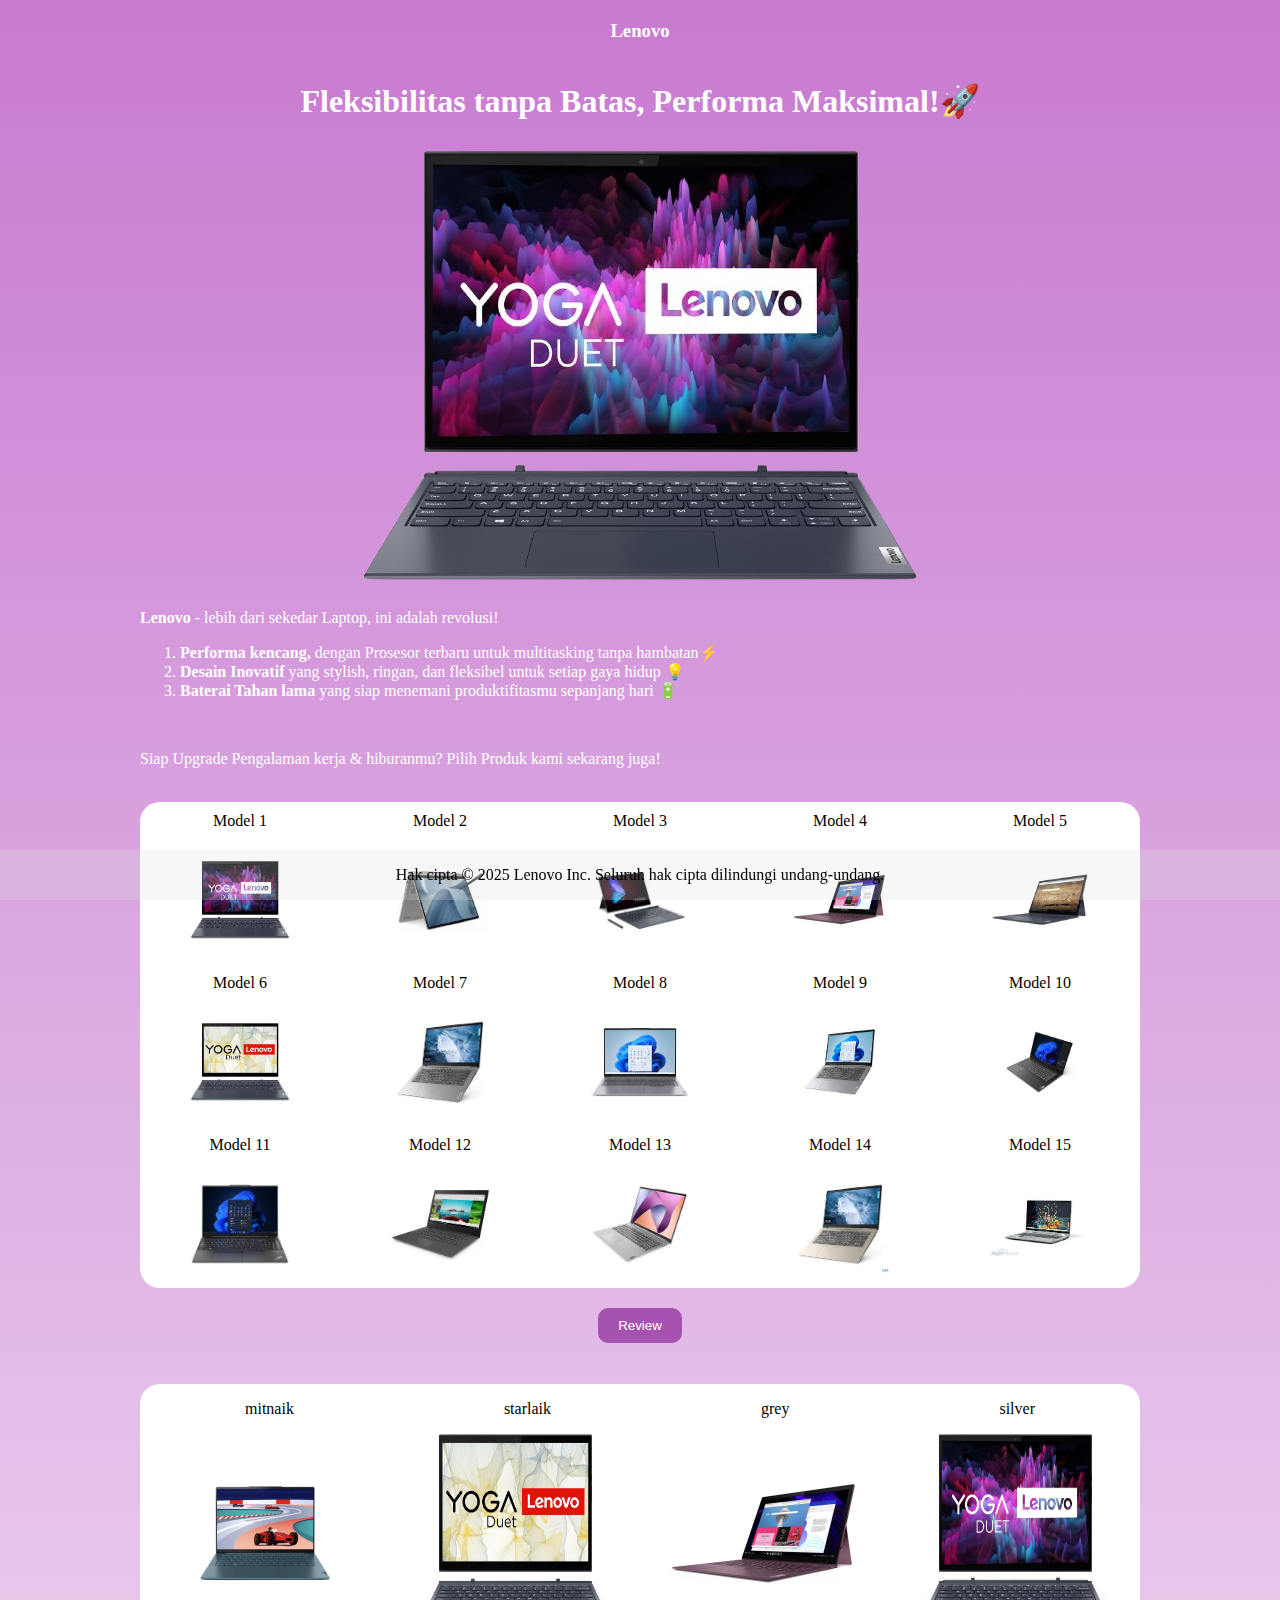
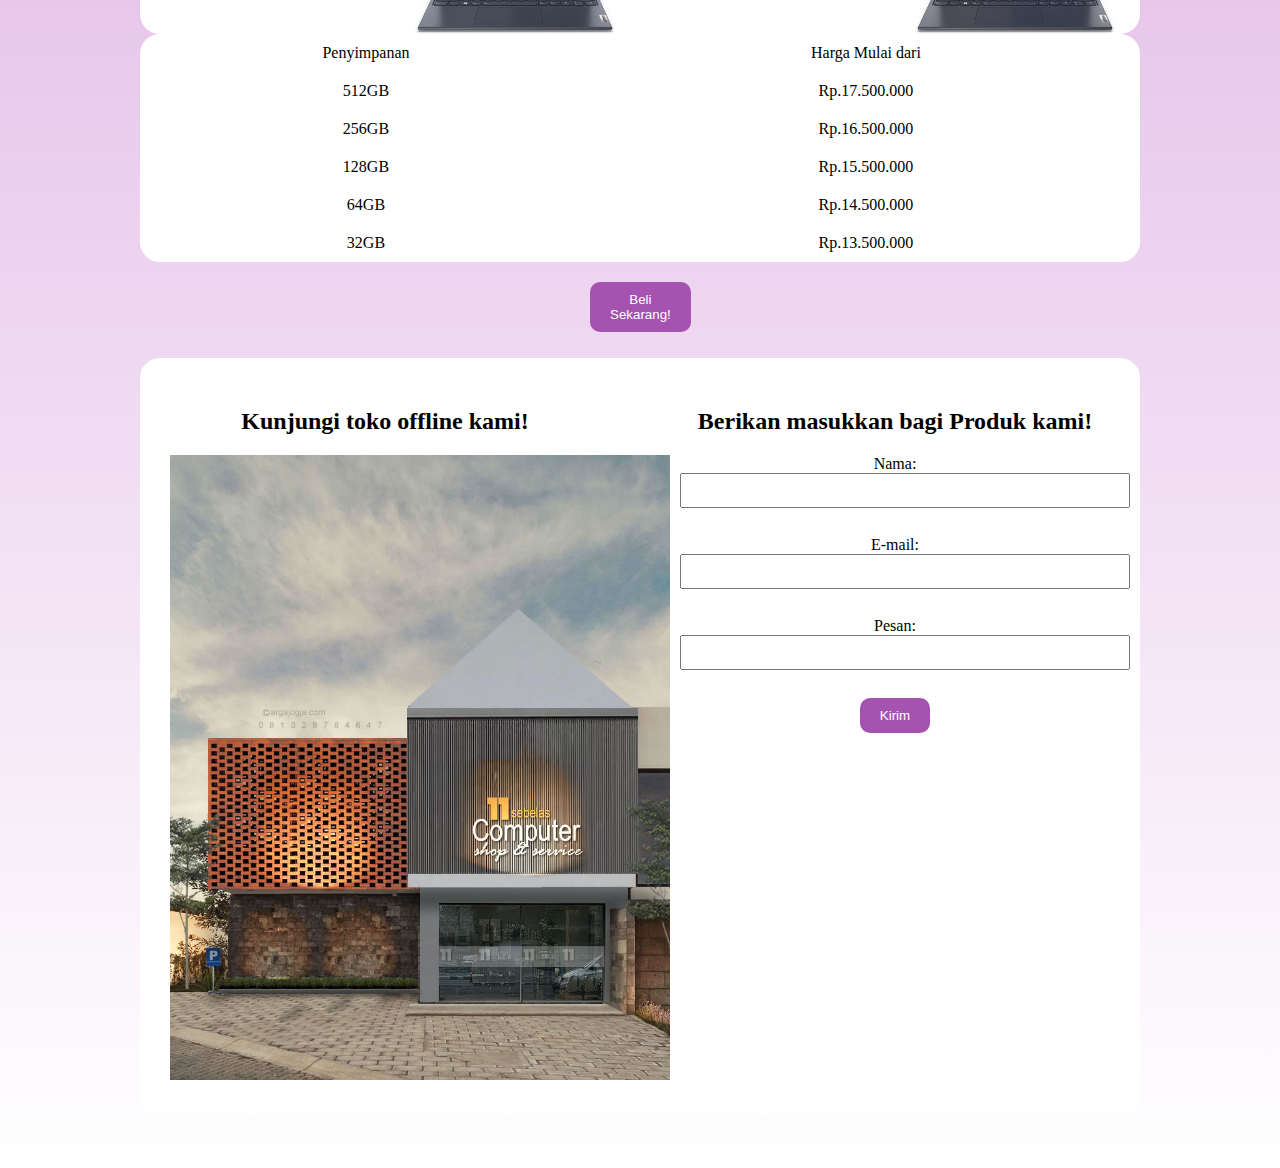
<file: index.html>
<!DOCTYPE html>
<html lang="en">
<head>
    <meta charset="UTF-8">
    <meta name="viewport" content="width=device-width, initial-scale=1.0">
    <title>landing page produk</title>
    <link rel="stylesheet" href="style.css">

</head>

<body>

    <div class="content">
        
    <header>
    <h3 class="ima1">Lenovo</h3>
    <h1 class="ima2">
        Fleksibilitas tanpa Batas, Performa Maksimal!🚀
    </h1>
    </header>

 <section>
<img src="Gambar2-removebg-preview.png" alt="Lenovo Yoga Duet 7i 77ID">
</section>

<section class="description">
<p>
<strong>Lenovo</strong> - lebih dari sekedar Laptop, ini adalah revolusi!
    <ol>
        <li> <b>Performa kencang,</b> dengan Prosesor terbaru untuk multitasking tanpa hambatan⚡ </li>
        <li> <b>Desain Inovatif</b> yang stylish, ringan, dan fleksibel untuk setiap gaya hidup 💡 </li>
        <li> <b>Baterai Tahan lama</b> yang siap menemani produktifitasmu sepanjang hari 🔋</li>
    </ol>
</p>

<br>

<p> 
    Siap Upgrade Pengalaman kerja & hiburanmu? Pilih Produk kami sekarang juga!
</p>
</section> 

<br>


<section class="ima3">
    <div class="scroll-tabel">
        <table> 
        <tr>
            <td width="80">Model 1</td>
            <td width="80">Model 2</td>
            <td width="80">Model 3</td>
            <td width="80">Model 4</td>
            <td width="80">Model 5</td>
        </tr>

        <tr>
            <td>
                <img src="Gambar2.jpg" width="200">
            </td>

            <td>
                <img src="gmbr18.jpeg" width="200">
            </td>
            
            <td>
                <img src="gmbr6.jpg" width="200">
            </td>

            <td>
                <img src="gambar5.jpg" width="200">
            </td>

            <td>
                <img src="gmbr7.jpg" width="200">
            </td>
        </tr>

        <tr>
            <td width="80">Model 6</td>
            <td width="80">Model 7</td>
            <td width="80">Model 8</td>
            <td width="80">Model 9</td>
            <td width="80">Model 10</td>
        </tr>

        <tr>
            <td>
                <img src="gambar3.jpg" width="200" alt="">
            </td>

            <td>
                <img src="gmbr8.jpeg" width="200" alt="">
            </td>

            <td>
                <img src="gmbr9.jpeg" width="200" alt="">
            </td>

            <td>
                <img src="gmbr10.jpeg" width="200" alt="">
            </td>

            <td>
                <img src="gmbr11.jpeg" width="200" alt="">
            </td>
        </tr>

        <tr>
            <td width="80">Model 11</td>
            <td width="80">Model 12</td>
            <td width="80">Model 13</td>
            <td width="80">Model 14</td>
            <td width="80">Model 15</td>
        </tr>

        <tr>
            <td>
                <img src="gmbr13.jpeg" width="200" alt="">
            </td>

            <td>
                <img src="gmbr14.jpeg" width="200" alt="">
            </td>

            <td>
                <img src="gmbr15.jpeg" width="200" alt="">
            </td>

            <td>
                <img src="gmbr16.jpeg" width="200" alt="">
            </td>

            <td>
                <img src="gmbr17.jpeg" width="200" alt="">
            </td>
        </tr>
        </table>
    </div>
</section>

<section class="tonton">
<a href="https://youtu.be/GxZGZDjdrrw?si=cQ1-9JR68AWwZhV4"> <button>Review</button></a>
</section>
<br>

<br>

<section clas="">
<div class="laptop">
    <div class="baris">
        <p>mitnaik</p>
        <p>starlaik</p>
        <p>grey</p>
        <p>silver</p>
    </div>
    <div class="baris">
        <img src="gambar1.jpg" alt="mitnaik" >
        <img src="gambar3.jpg" alt="starlaik">
        <img src="gambar5.jpg" alt="grey">
        <img src="Gambar2.jpg" alt="silver">
    </div>
    
</div>
</section>

<section class="ima3">

<table>
        <tr>
            <td>Penyimpanan</td>
            <td>Harga Mulai dari</td>
        </tr>

        <tr>
            <td>512GB</td>
            <td>Rp.17.500.000</td>
        </tr>

        <tr>
            <td>256GB</td>
            <td>Rp.16.500.000</td>
        </tr>

        <tr>
            <td>128GB</td>
            <td>Rp.15.500.000</td>
        </tr>

        <tr>
            <td>64GB</td>
            <td>Rp.14.500.000</td>
        </tr>

        <tr>
            <td>32GB</td>
            <td>Rp.13.500.000</td>
        </tr>
</table>
</section>


<section class="beli" >
<a href="Stok.html"><button>Beli Sekarang!</button></a>
</section>
<br>
<br>

<section class="feedback">
    <div class="toko">
<h2>Kunjungi toko offline kami!</h2>
<a href="https://g.co/kgs/BLQNQ5r"><img src="gmbr23.jpg" width="500" alt=""></a>
    </div>

<br>
<br>

<div class="form">
<h2>Berikan masukkan bagi Produk kami!</h2>

<label for="">Nama:</label> <br>
<input type="text"> 

<br>
<br>

<label for="">E-mail:</label> <br>
<input type="text">

<br>
<br>

<label for="">Pesan:</label> <br>
<input type="text"git>

<br>
<br>

<button>Kirim</button>
</div>
</section>
<br>
<br>
<br>

</div>

<footer>
<p>Hak cipta &#169 2025 Lenovo Inc. Seluruh hak cipta dilindungi undang-undang.</p>
</footer>

</body>
</html>
</file>
<file: style.css>
body {
    text-align: center;
    margin: 0;
    padding: 0;
    background: linear-gradient(to bottom, #c87ad1, #fff);
}

.content, section {
    margin: auto;
    position: relative;
    max-width: 1000px;
}

header {
    margin: 10px auto;
    color: #fff;
    max-width: 10000px;
}

.ima1, .ima2 {
    padding: 10px;
    color: white;
}

.ima1 {
    top: 0;
    left: 50%;
    margin: 0;
    z-index: 1000;
}

.ima2 {
    margin: 20px 50px;
    border-radius: 8px;
}

.description {
    color: white;
    text-align: left;
}

table {
    width: 100%;
    border-collapse: collapse;
}

table img {
    width: 100px;
}

table th, table td {
    padding: 10px;
}

.ima3, .laptop {
    background-color: white;
    border-radius: 20px;
    overflow-x: auto;
    width: 100%;
}

.tabel-scroll {
    overflow-x: auto;
    width: 100%;
}

.tabel-scroll table {
    min-width: 600px;
}

.tabel-scroll img {
    width: 100%;
    height: auto;
    max-width: 150px;
}

.tonton {
    width: 100px;
    height: 40px;
    border-radius: 15px;
    font-size: 16px;
    font-weight: bold;
    margin-top: 20px;
    text-align: center;
    cursor: pointer;
}

.beli {
    width: 100px;
    height: 40px;
    border-radius: 15px;
    font-size: 16px;
    font-weight: bold;
    margin-top: 20px;
    text-align: center;
    cursor: pointer;
}

.tonton button, .beli button, .form button {
    padding: 10px 20px;
    background-color: #a652b0;
    color: white;
    border: none;
    border-radius: 10px;
    cursor: pointer;
}

footer {
    position: fixed;
    bottom: 0;
    background-color: rgba(225, 225, 225, 0.25);
    width: 100%;
    text-align: center;
}

.baris {
    display: flex;
    flex-direction: row;
    justify-content: space-around;
}

.baris img {
    width: 200px;
}

.feedback {
    display: flex;
    justify-content: space-between;
    align-items: flex-start;
    background-color: white;
    padding: 30px;
    border-radius: 20px;
    max-width: 1000px;
    margin: auto;
    gap: 40px;
    flex-wrap: wrap;
}

.toko, .form {
    flex: 1;
    min-width: 300px;
}

.form input {
    width: 100%;
    padding: 8px;
    margin-bottom: 10px;
}
</file>
